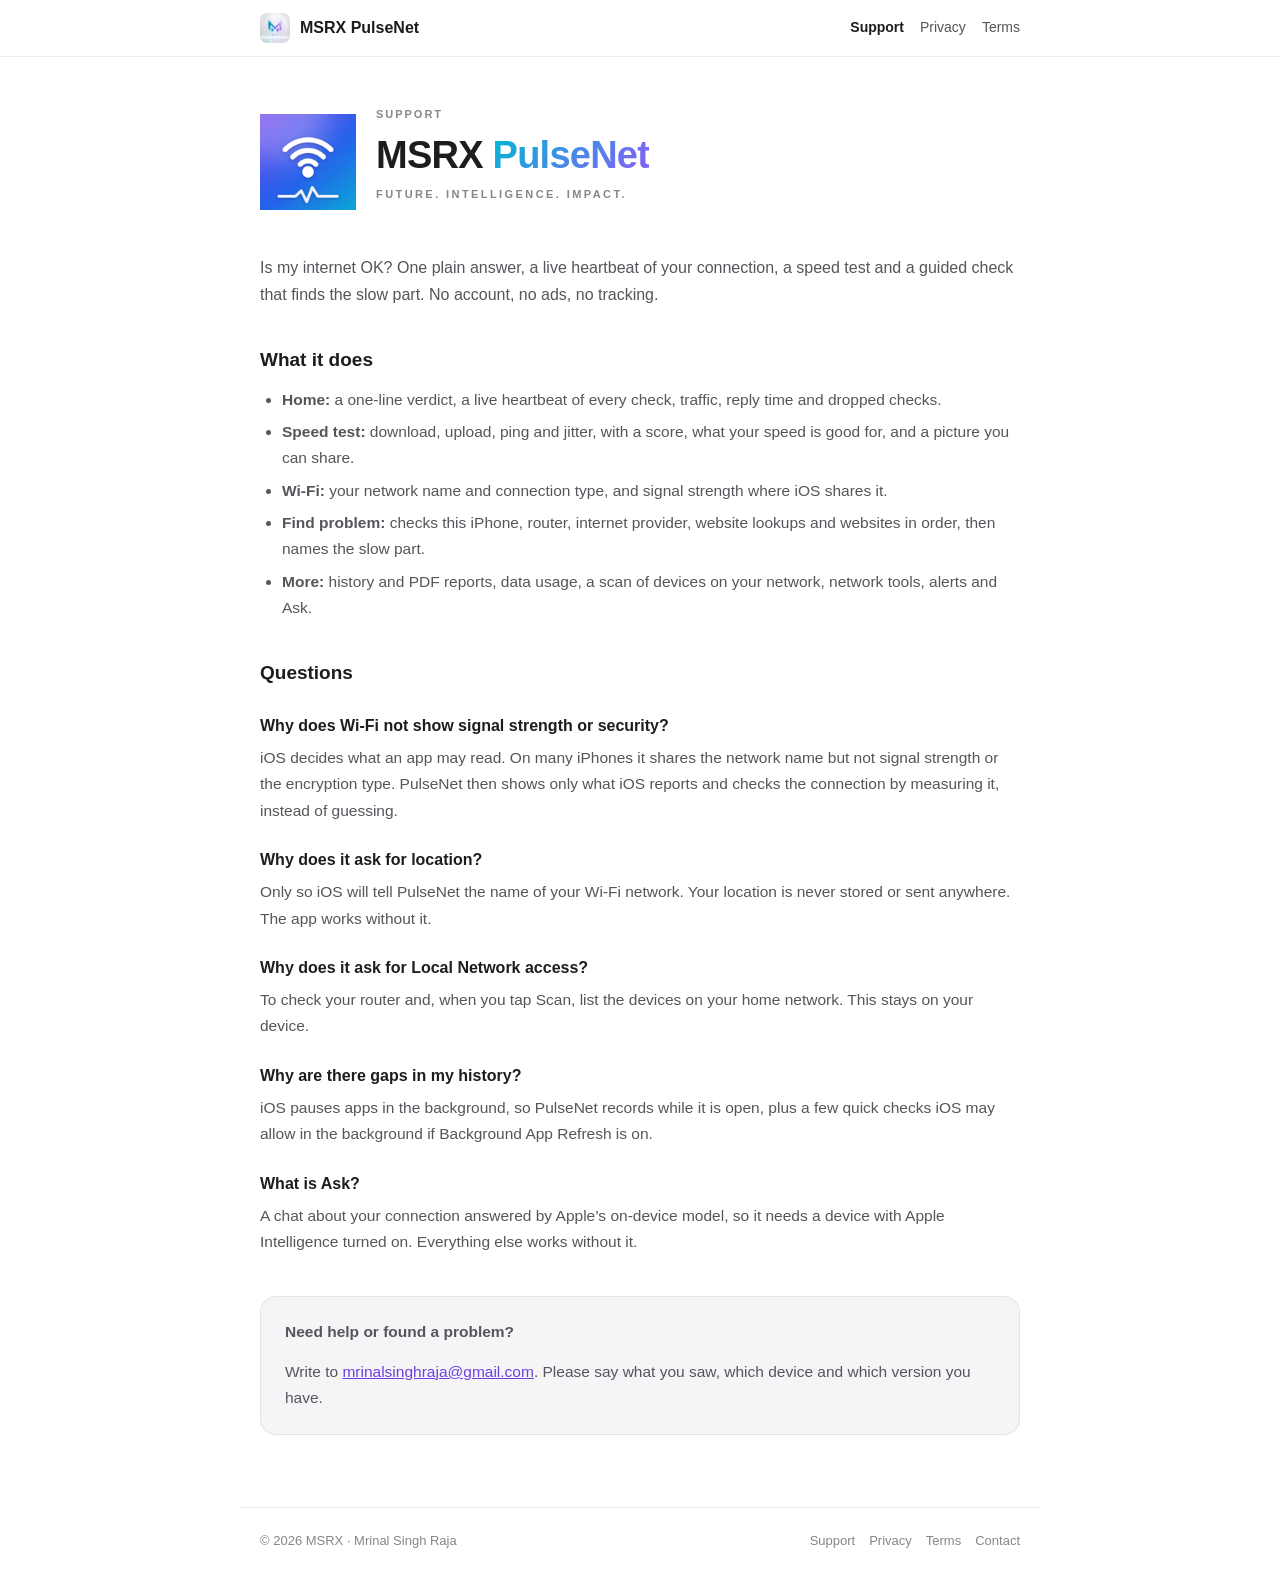
<file: index.html>
<!DOCTYPE html>
<html lang="en">
<head>
  <meta charset="UTF-8">
  <meta name="viewport" content="width=device-width, initial-scale=1.0">
  <title>MSRX PulseNet Support — MSRX</title>
  <meta name="description" content="MSRX PulseNet: is my internet OK? A plain answer for your iPhone or iPad, by MSRX.">
  <link rel="stylesheet" href="style.css">
  <link rel="icon" href="app-icon.png">
</head>
<body>
  <nav>
    <div class="nav-inner">
      <a class="brand" href="index.html"><img src="logo.png" alt="MSRX"><span>MSRX PulseNet</span></a>
      <div class="nav-links"><a href="index.html" aria-current="page">Support</a><a href="privacy.html">Privacy</a><a href="terms.html">Terms</a></div>
    </div>
  </nav>
  <main>
    <div class="hero">
      <img src="app-icon.png" alt="MSRX PulseNet app icon">
      <div>
        <p class="eyebrow">Support</p>
        <h1>MSRX <span>PulseNet</span></h1>
        <p class="tagline">FUTURE. INTELLIGENCE. IMPACT.</p>
      </div>
    </div>
    <p class="subtitle">Is my internet OK? One plain answer, a live heartbeat of your connection, a speed test and a guided check that finds the slow part. No account, no ads, no tracking.</p>

    <h2>What it does</h2>
    <ul>
      <li><strong>Home:</strong> a one-line verdict, a live heartbeat of every check, traffic, reply time and dropped checks.</li>
      <li><strong>Speed test:</strong> download, upload, ping and jitter, with a score, what your speed is good for, and a picture you can share.</li>
      <li><strong>Wi-Fi:</strong> your network name and connection type, and signal strength where iOS shares it.</li>
      <li><strong>Find problem:</strong> checks this iPhone, router, internet provider, website lookups and websites in order, then names the slow part.</li>
      <li><strong>More:</strong> history and PDF reports, data usage, a scan of devices on your network, network tools, alerts and Ask.</li>
    </ul>

    <h2>Questions</h2>
    <h3>Why does Wi-Fi not show signal strength or security?</h3>
    <p>iOS decides what an app may read. On many iPhones it shares the network name but not signal strength or the encryption type. PulseNet then shows only what iOS reports and checks the connection by measuring it, instead of guessing.</p>

    <h3>Why does it ask for location?</h3>
    <p>Only so iOS will tell PulseNet the name of your Wi-Fi network. Your location is never stored or sent anywhere. The app works without it.</p>

    <h3>Why does it ask for Local Network access?</h3>
    <p>To check your router and, when you tap Scan, list the devices on your home network. This stays on your device.</p>

    <h3>Why are there gaps in my history?</h3>
    <p>iOS pauses apps in the background, so PulseNet records while it is open, plus a few quick checks iOS may allow in the background if Background App Refresh is on.</p>

    <h3>What is Ask?</h3>
    <p>A chat about your connection answered by Apple&rsquo;s on-device model, so it needs a device with Apple Intelligence turned on. Everything else works without it.</p>

    <div class="box">
      <p><strong>Need help or found a problem?</strong></p>
      <p>Write to <a href="mailto:mrinalsinghraja@gmail.com">mrinalsinghraja@gmail.com</a>. Please say what you saw, which device and which version you have.</p>
    </div>
  </main>
  <footer>
    <span>&copy; 2026 MSRX &middot; Mrinal Singh Raja</span>
    <span><a href="index.html">Support</a><a href="privacy.html">Privacy</a><a href="terms.html">Terms</a><a href="mailto:mrinalsinghraja@gmail.com">Contact</a></span>
  </footer>
</body>
</html>
</file>
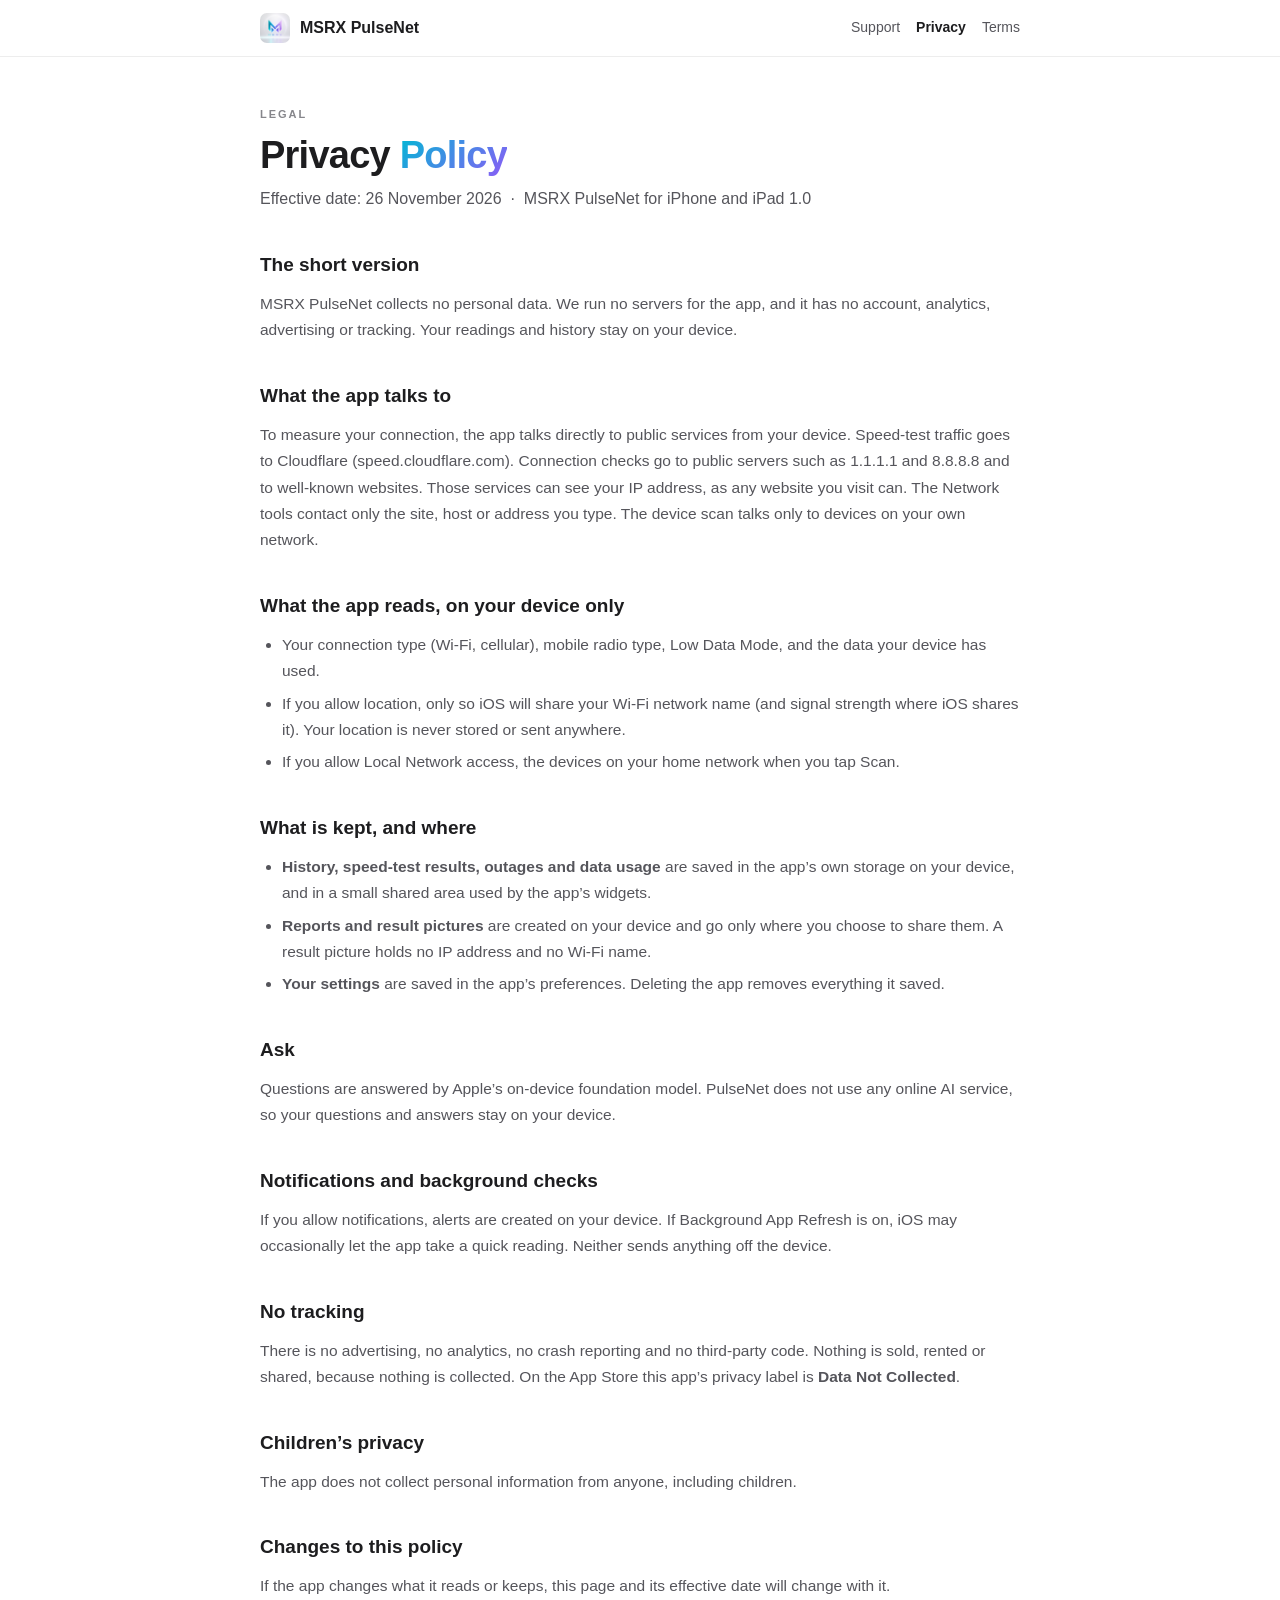
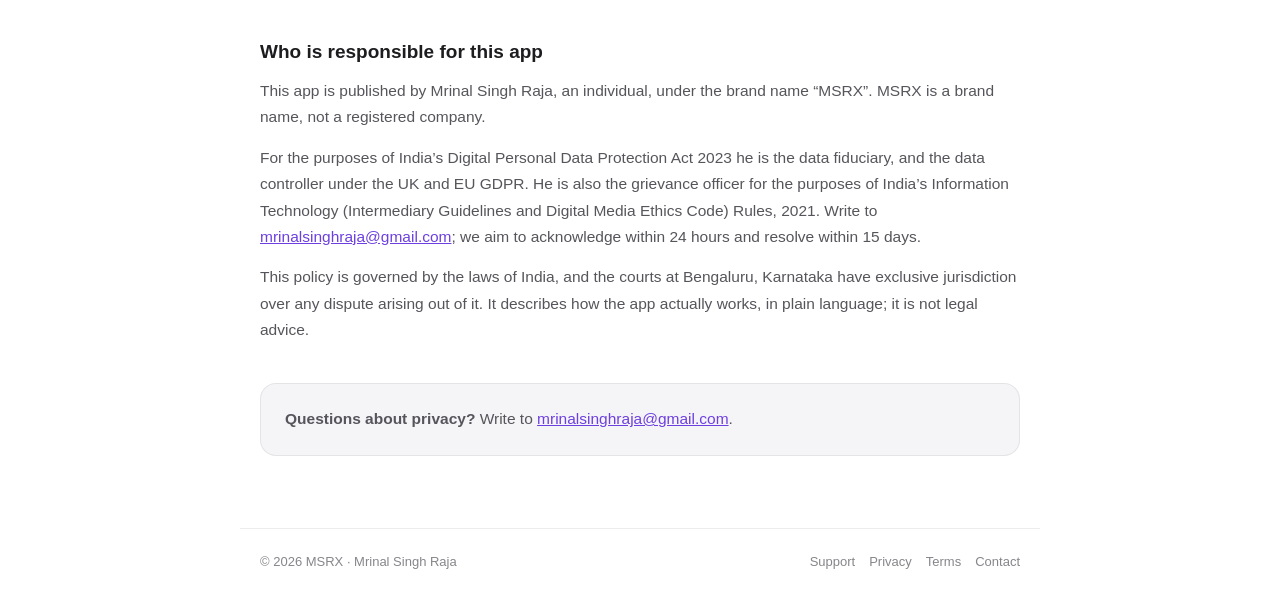
<file: privacy.html>
<!DOCTYPE html>
<html lang="en">
<head>
  <meta charset="UTF-8">
  <meta name="viewport" content="width=device-width, initial-scale=1.0">
  <title>MSRX PulseNet Privacy Policy — MSRX</title>
  <meta name="description" content="MSRX PulseNet: is my internet OK? A plain answer for your iPhone or iPad, by MSRX.">
  <link rel="stylesheet" href="style.css">
  <link rel="icon" href="app-icon.png">
</head>
<body>
  <nav>
    <div class="nav-inner">
      <a class="brand" href="index.html"><img src="logo.png" alt="MSRX"><span>MSRX PulseNet</span></a>
      <div class="nav-links"><a href="index.html">Support</a><a href="privacy.html" aria-current="page">Privacy</a><a href="terms.html">Terms</a></div>
    </div>
  </nav>
  <main>
    <p class="eyebrow">Legal</p>
    <h1>Privacy <span>Policy</span></h1>
    <p class="subtitle">Effective date: 26 November 2026 &nbsp;&middot;&nbsp; MSRX PulseNet for iPhone and iPad 1.0</p>

    <h2>The short version</h2>
    <p>MSRX PulseNet collects no personal data. We run no servers for the app, and it has no account, analytics, advertising or tracking. Your readings and history stay on your device.</p>

    <h2>What the app talks to</h2>
    <p>To measure your connection, the app talks directly to public services from your device. Speed-test traffic goes to Cloudflare (speed.cloudflare.com). Connection checks go to public servers such as 1.1.1.1 and 8.8.8.8 and to well-known websites. Those services can see your IP address, as any website you visit can. The Network tools contact only the site, host or address you type. The device scan talks only to devices on your own network.</p>

    <h2>What the app reads, on your device only</h2>
    <ul>
      <li>Your connection type (Wi-Fi, cellular), mobile radio type, Low Data Mode, and the data your device has used.</li>
      <li>If you allow location, only so iOS will share your Wi-Fi network name (and signal strength where iOS shares it). Your location is never stored or sent anywhere.</li>
      <li>If you allow Local Network access, the devices on your home network when you tap Scan.</li>
    </ul>

    <h2>What is kept, and where</h2>
    <ul>
      <li><strong>History, speed-test results, outages and data usage</strong> are saved in the app&rsquo;s own storage on your device, and in a small shared area used by the app&rsquo;s widgets.</li>
      <li><strong>Reports and result pictures</strong> are created on your device and go only where you choose to share them. A result picture holds no IP address and no Wi-Fi name.</li>
      <li><strong>Your settings</strong> are saved in the app&rsquo;s preferences. Deleting the app removes everything it saved.</li>
    </ul>

    <h2>Ask</h2>
    <p>Questions are answered by Apple&rsquo;s on-device foundation model. PulseNet does not use any online AI service, so your questions and answers stay on your device.</p>

    <h2>Notifications and background checks</h2>
    <p>If you allow notifications, alerts are created on your device. If Background App Refresh is on, iOS may occasionally let the app take a quick reading. Neither sends anything off the device.</p>

    <h2>No tracking</h2>
    <p>There is no advertising, no analytics, no crash reporting and no third-party code. Nothing is sold, rented or shared, because nothing is collected. On the App Store this app&rsquo;s privacy label is <strong>Data Not Collected</strong>.</p>

    <h2>Children&rsquo;s privacy</h2>
    <p>The app does not collect personal information from anyone, including children.</p>

    <h2>Changes to this policy</h2>
    <p>If the app changes what it reads or keeps, this page and its effective date will change with it.</p>

    <h2>Who is responsible for this app</h2>
    <p>This app is published by Mrinal Singh Raja, an individual, under the brand name &ldquo;MSRX&rdquo;. MSRX is a brand name, not a registered company.</p>
    <p>For the purposes of India&rsquo;s Digital Personal Data Protection Act 2023 he is the data fiduciary, and the data controller under the UK and EU GDPR. He is also the grievance officer for the purposes of India&rsquo;s Information Technology (Intermediary Guidelines and Digital Media Ethics Code) Rules, 2021. Write to <a href="mailto:mrinalsinghraja@gmail.com">mrinalsinghraja@gmail.com</a>; we aim to acknowledge within 24 hours and resolve within 15 days.</p>
    <p>This policy is governed by the laws of India, and the courts at Bengaluru, Karnataka have exclusive jurisdiction over any dispute arising out of it. It describes how the app actually works, in plain language; it is not legal advice.</p>

    <div class="box">
      <p><strong>Questions about privacy?</strong> Write to <a href="mailto:mrinalsinghraja@gmail.com">mrinalsinghraja@gmail.com</a>.</p>
    </div>
  </main>
  <footer>
    <span>&copy; 2026 MSRX &middot; Mrinal Singh Raja</span>
    <span><a href="index.html">Support</a><a href="privacy.html">Privacy</a><a href="terms.html">Terms</a><a href="mailto:mrinalsinghraja@gmail.com">Contact</a></span>
  </footer>
</body>
</html>
</file>
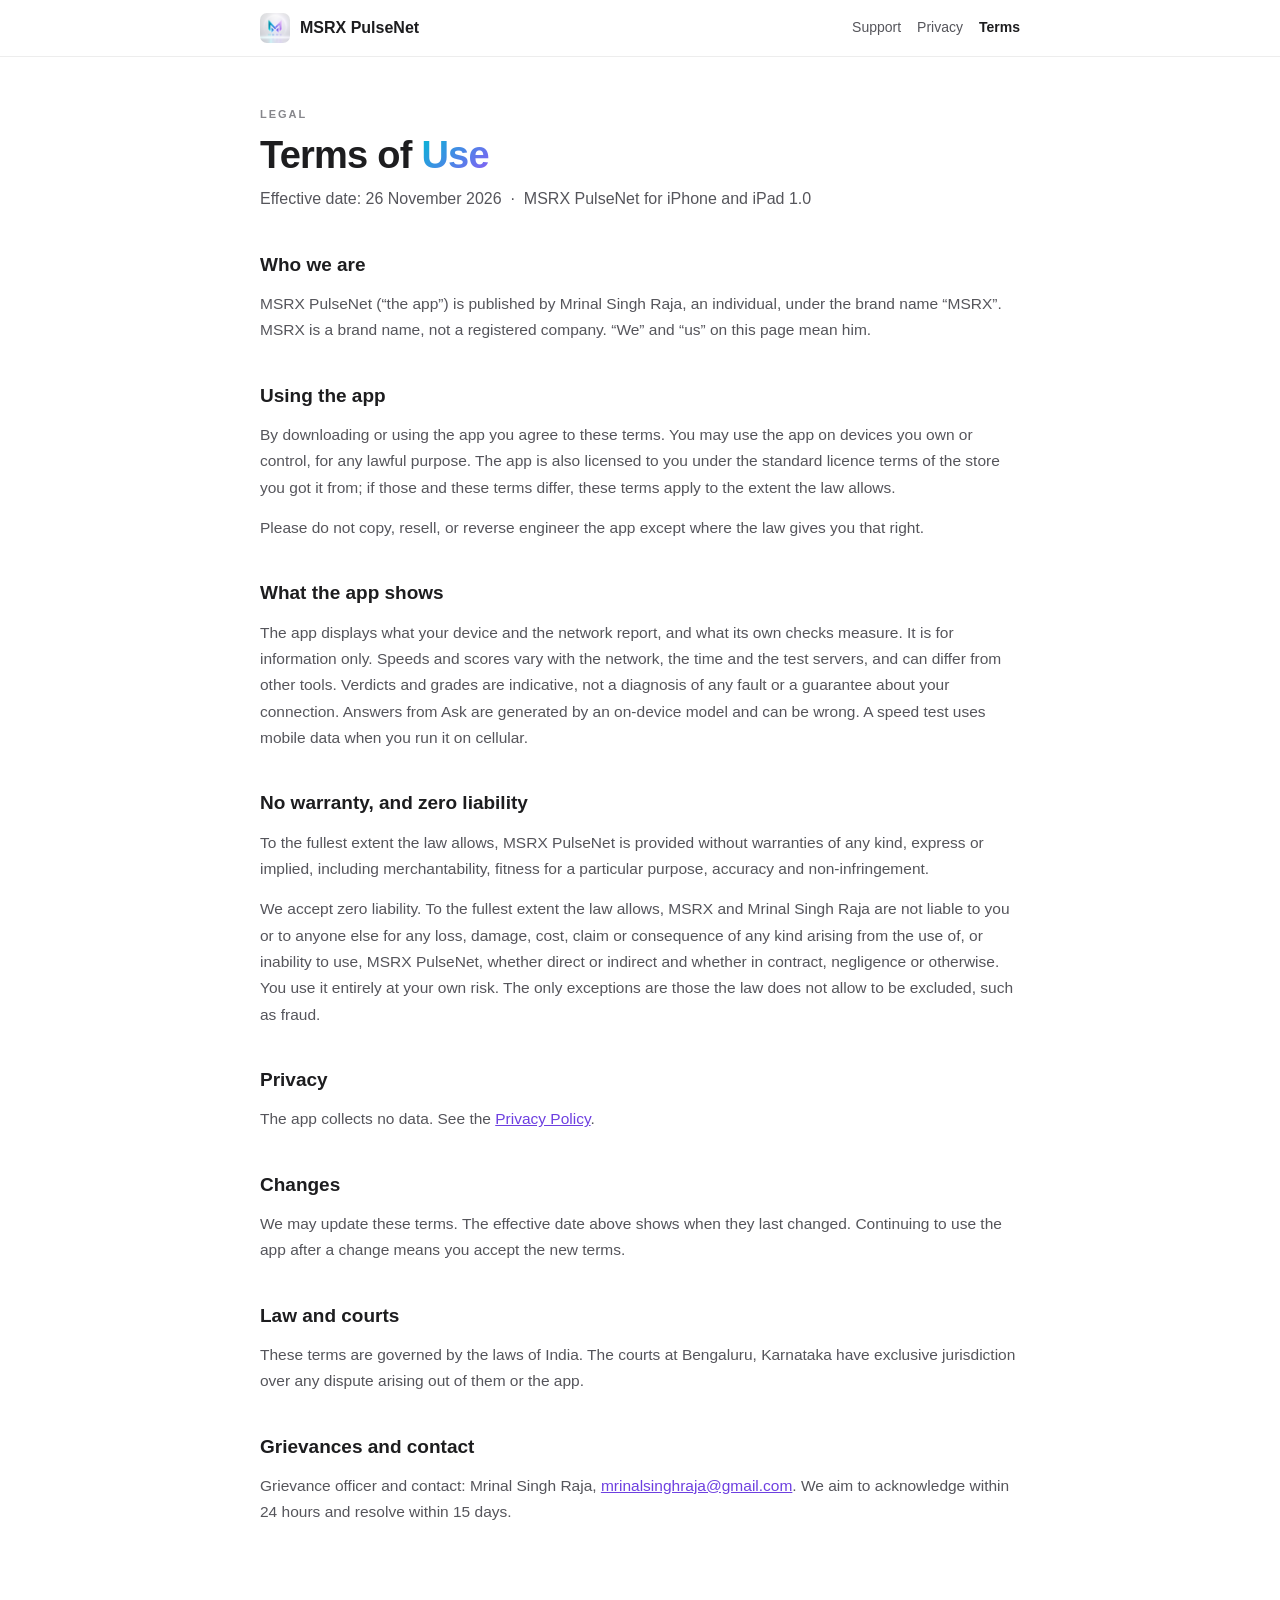
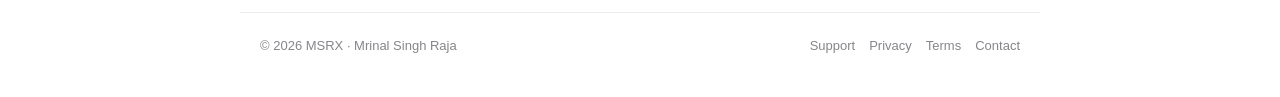
<file: terms.html>
<!DOCTYPE html>
<html lang="en">
<head>
  <meta charset="UTF-8">
  <meta name="viewport" content="width=device-width, initial-scale=1.0">
  <title>MSRX PulseNet Terms of Use — MSRX</title>
  <meta name="description" content="MSRX PulseNet: is my internet OK? A plain answer for your iPhone or iPad, by MSRX.">
  <link rel="stylesheet" href="style.css">
  <link rel="icon" href="app-icon.png">
</head>
<body>
  <nav>
    <div class="nav-inner">
      <a class="brand" href="index.html"><img src="logo.png" alt="MSRX"><span>MSRX PulseNet</span></a>
      <div class="nav-links"><a href="index.html">Support</a><a href="privacy.html">Privacy</a><a href="terms.html" aria-current="page">Terms</a></div>
    </div>
  </nav>
  <main>
<p class="eyebrow">Legal</p>
    <h1>Terms of <span>Use</span></h1>
    <p class="subtitle">Effective date: 26 November 2026 &nbsp;&middot;&nbsp; MSRX PulseNet for iPhone and iPad 1.0</p>

    <h2>Who we are</h2>
    <p>MSRX PulseNet (&ldquo;the app&rdquo;) is published by Mrinal Singh Raja, an individual, under the brand name &ldquo;MSRX&rdquo;. MSRX is a brand name, not a registered company. &ldquo;We&rdquo; and &ldquo;us&rdquo; on this page mean him.</p>

    <h2>Using the app</h2>
    <p>By downloading or using the app you agree to these terms. You may use the app on devices you own or control, for any lawful purpose. The app is also licensed to you under the standard licence terms of the store you got it from; if those and these terms differ, these terms apply to the extent the law allows.</p>
    <p>Please do not copy, resell, or reverse engineer the app except where the law gives you that right.</p>

    <h2>What the app shows</h2>
    <p>The app displays what your device and the network report, and what its own checks measure. It is for information only. Speeds and scores vary with the network, the time and the test servers, and can differ from other tools. Verdicts and grades are indicative, not a diagnosis of any fault or a guarantee about your connection. Answers from Ask are generated by an on-device model and can be wrong. A speed test uses mobile data when you run it on cellular.</p>

    <h2>No warranty, and zero liability</h2>
    <p>To the fullest extent the law allows, MSRX PulseNet is provided without warranties of any kind, express or implied, including merchantability, fitness for a particular purpose, accuracy and non-infringement.</p>
    <p>We accept zero liability. To the fullest extent the law allows, MSRX and Mrinal Singh Raja are not liable to you or to anyone else for any loss, damage, cost, claim or consequence of any kind arising from the use of, or inability to use, MSRX PulseNet, whether direct or indirect and whether in contract, negligence or otherwise. You use it entirely at your own risk. The only exceptions are those the law does not allow to be excluded, such as fraud.</p>

    <h2>Privacy</h2>
    <p>The app collects no data. See the <a href="privacy.html">Privacy Policy</a>.</p>

    <h2>Changes</h2>
    <p>We may update these terms. The effective date above shows when they last changed. Continuing to use the app after a change means you accept the new terms.</p>

    <h2>Law and courts</h2>
    <p>These terms are governed by the laws of India. The courts at Bengaluru, Karnataka have exclusive jurisdiction over any dispute arising out of them or the app.</p>

    <h2>Grievances and contact</h2>
    <p>Grievance officer and contact: Mrinal Singh Raja, <a href="mailto:mrinalsinghraja@gmail.com">mrinalsinghraja@gmail.com</a>. We aim to acknowledge within 24 hours and resolve within 15 days.</p>
  </main>
  <footer>
    <span>&copy; 2026 MSRX &middot; Mrinal Singh Raja</span>
    <span><a href="index.html">Support</a><a href="privacy.html">Privacy</a><a href="terms.html">Terms</a><a href="mailto:mrinalsinghraja@gmail.com">Contact</a></span>
  </footer>
</body>
</html>
</file>
<file: style.css>
*, *::before, *::after { box-sizing: border-box; margin: 0; padding: 0; }
:root {
  --bg: #ffffff; --surface: #f5f5f7; --border: rgba(0,0,0,0.07);
  --text: #1d1d1f; --text2: #55555b; --text3: #86868b; --link: #6d3fe0;
  --gradient: linear-gradient(135deg, #00b8d4 0%, #8b5cf6 100%);
}
@media (prefers-color-scheme: dark) {
  :root { --bg: #0c0c14; --surface: #16161f; --border: rgba(255,255,255,0.08);
          --text: #f2f2f7; --text2: #b4b4bd; --text3: #85858f; --link: #b79cff; }
}
body { font-family: -apple-system, BlinkMacSystemFont, "Segoe UI", Inter, sans-serif; background: var(--bg);
       color: var(--text); -webkit-font-smoothing: antialiased; line-height: 1.7; }
a { color: var(--link); }
nav { position: sticky; top: 0; background: color-mix(in srgb, var(--bg) 88%, transparent);
      backdrop-filter: blur(20px); border-bottom: 1px solid var(--border); z-index: 1; }
.nav-inner { max-width: 800px; margin: 0 auto; padding: 0 20px; height: 56px; display: flex;
             align-items: center; justify-content: space-between; gap: 12px; }
.brand { display: flex; align-items: center; gap: 10px; text-decoration: none; color: var(--text); font-weight: 700; }
.brand img { width: 30px; height: 30px; border-radius: 7px; }
.nav-links { display: flex; gap: 16px; font-size: 14px; }
.nav-links a { color: var(--text2); text-decoration: none; }
.nav-links a[aria-current="page"] { color: var(--text); font-weight: 600; }
main { max-width: 800px; margin: 0 auto; padding: 48px 20px 72px; }
.hero { display: flex; gap: 20px; align-items: center; margin-bottom: 36px; flex-wrap: wrap; }
.hero img { width: 96px; height: 96px; }
.eyebrow { font-size: 11px; font-weight: 600; letter-spacing: 0.18em; text-transform: uppercase; color: var(--text3); margin-bottom: 10px; }
h1 { font-size: clamp(28px, 6vw, 38px); font-weight: 800; letter-spacing: -0.02em; line-height: 1.15; margin-bottom: 8px; }
h1 span { background: var(--gradient); -webkit-background-clip: text; background-clip: text; -webkit-text-fill-color: transparent; }
.subtitle { font-size: 16px; color: var(--text2); margin-bottom: 36px; }
h2 { font-size: 19px; font-weight: 650; margin: 36px 0 10px; }
h3 { font-size: 16px; font-weight: 600; margin: 22px 0 6px; }
p, li { font-size: 15.5px; color: var(--text2); }
p { margin-bottom: 14px; }
ul { padding-left: 22px; margin-bottom: 14px; }
li { margin-bottom: 6px; }
.box { background: var(--surface); border: 1px solid var(--border); border-radius: 16px; padding: 22px 24px; margin-top: 40px; }
.box p:last-child { margin-bottom: 0; }
.tagline { font-size: 11px; font-weight: 600; letter-spacing: 0.22em; color: var(--text3); }
footer { max-width: 800px; margin: 0 auto; padding: 22px 20px 40px; border-top: 1px solid var(--border);
         display: flex; justify-content: space-between; flex-wrap: wrap; gap: 10px; font-size: 13px; color: var(--text3); }
footer a { color: var(--text3); text-decoration: none; margin-left: 14px; }
footer a:first-child { margin-left: 0; }
</file>
